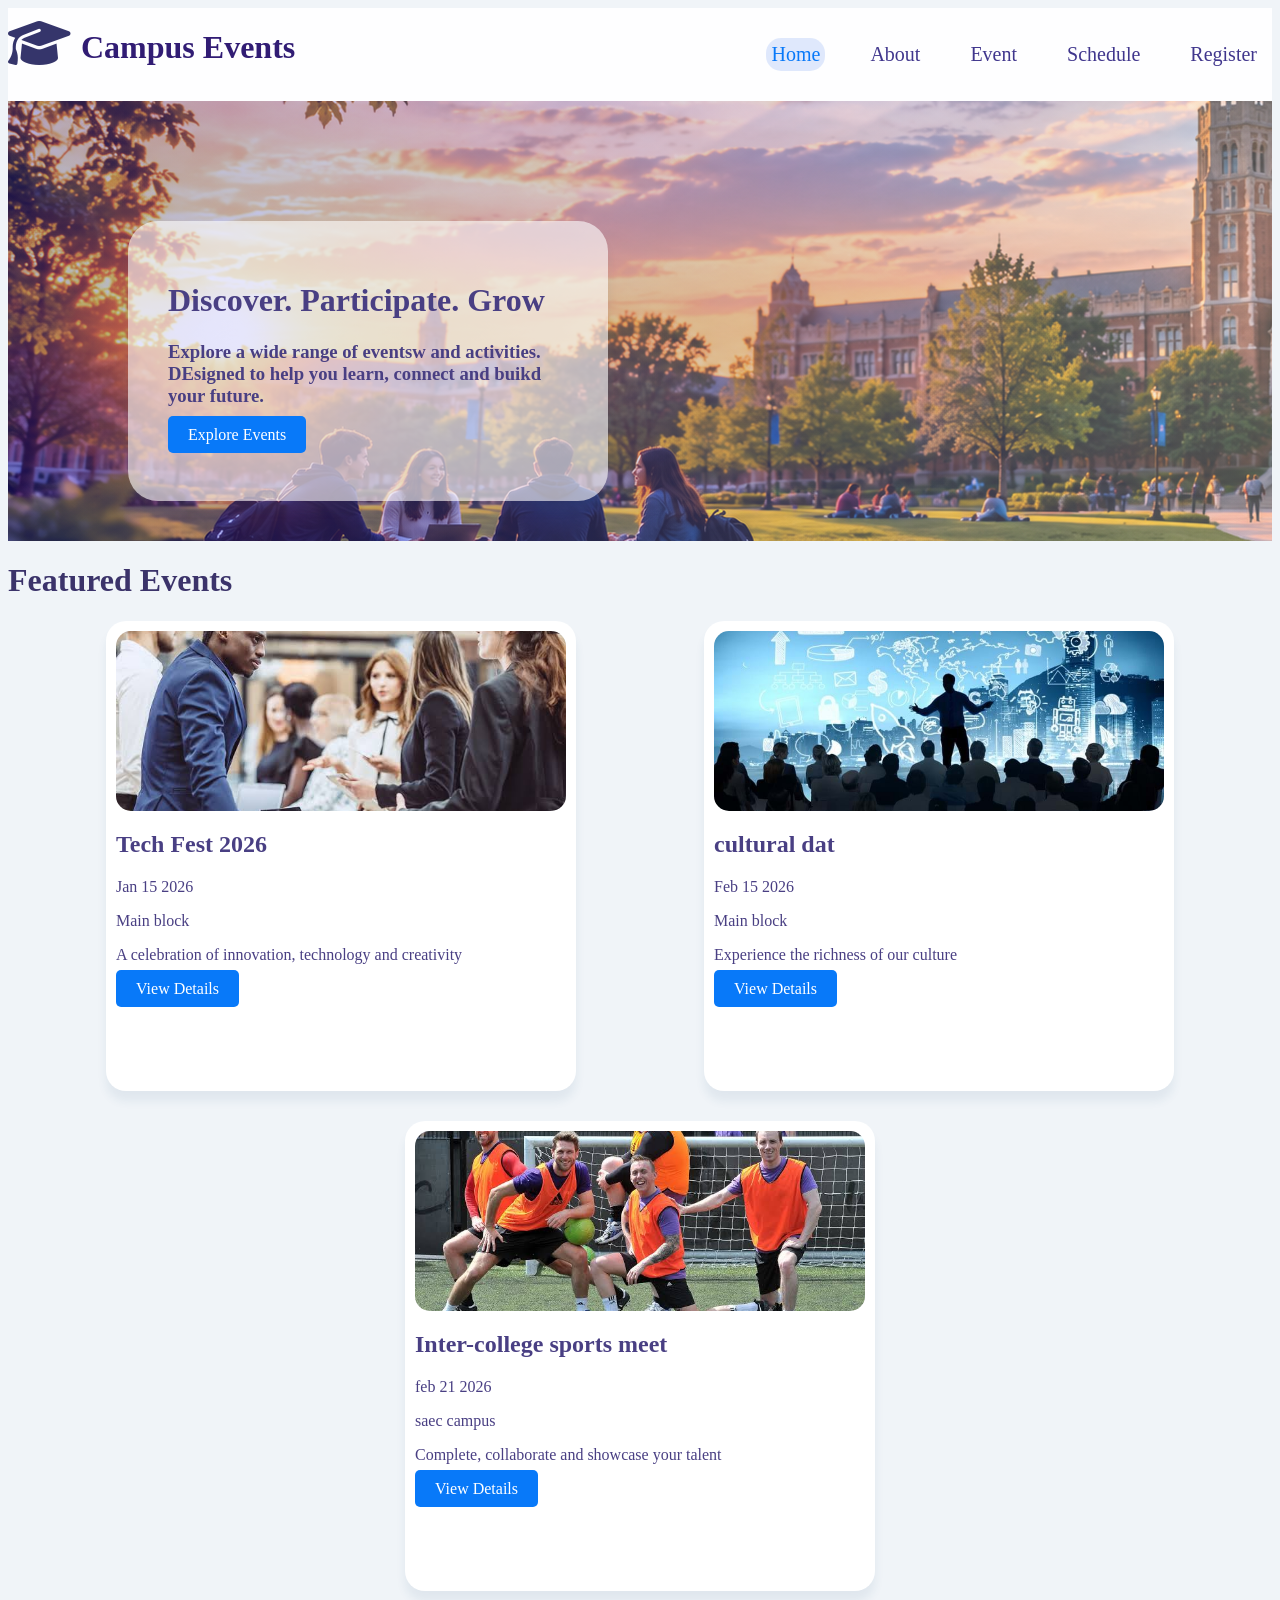
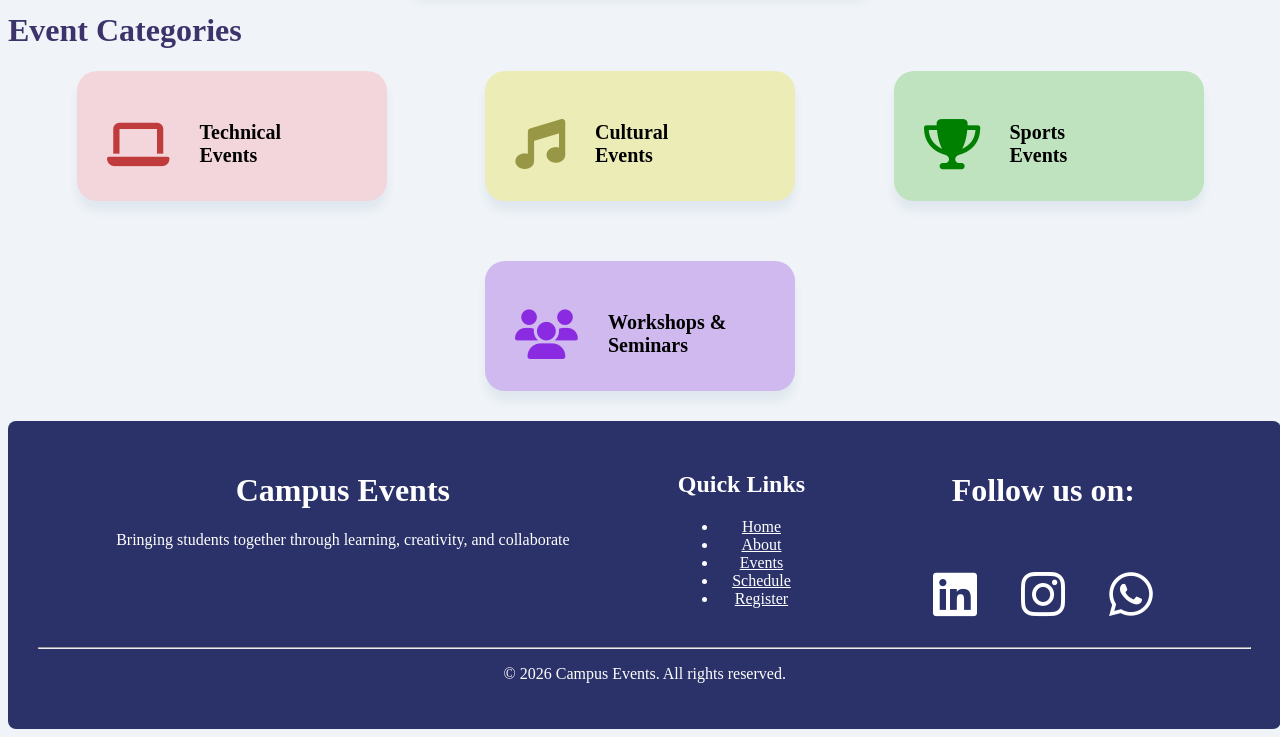
<file: index.html>
<!doctype html>
<html lang="en">
  <head>
    <meta name="viewport" content="width=device-width, initial-scale=0.1" />
    <meta name="description" content="college wensite" />
    <title>Home Page</title>
    <link rel="stylesheet" href="style.css" />
    <link
      rel="stylesheet"
      href="https://cdnjs.cloudflare.com/ajax/libs/font-awesome/6.7.2/css/all.min.css"
    />
    <script src="script.js" defer></script>
  </head>
  <body>
    <header class="index-header">
      <i class="fa-solid fa-graduation-cap" style="color: rgb(53, 53, 107); padding-top: 10px;"></i>
      <h1 style="margin-left: 10px">Campus Events</h1>
      <div class="pages">
        <a href="index.html" style="padding: 5px">Home</a>
        <a href="about.html" style="padding: 5px">About</a>
        <a href="event page.html" style="padding: 5px">Event</a>
        <a href="schedule page.html" style="padding: 5px">Schedule</a>
        <a href="register page.html" style="padding: 5px">Register</a>
      </div>
    </header>
    <div id="welcome">
      <div class="welcome-ele">
      <h1>Discover. Participate. Grow</h1>
      <h3>
        Explore a wide range of eventsw and activities. DEsigned to help you
        learn, connect and buikd your future.
      </h3>
      <a href="event page.html" class="but">Explore Events</a>
      </div>
    </div>

    <h1 style="color:rgb(59, 51, 106);">Featured Events</h1>

    <div id="event-box">
      <span class="event-card" data-category="technical">
        <img src="image/tech.jpeg" alt="tech event image" class="event-image" />
        <h2>Tech Fest 2026</h2>
        <p>Jan 15 2026</p>
        <p>Main block</p>
        <p>A celebration of innovation, technology and creativity</p>
        <a href="event detail.html" class="but">View Details</a>
      </span>

      <span class="event-card" data-category="cultural">
        <img src="image/seminar.jpeg" alt="tech event image" class="event-image" />
        <h2>cultural dat</h2>
        <p>Feb 15 2026</p>
        <p>Main block</p>
        <p>Experience the richness of our culture</p>
        <a href="event detail.html" class="but">View Details</a>
      </span>

      <span class="event-card" data-category="sports">
        <img src="image/sports.jpeg" alt="tech event image" class="event-image" />
        <h2>Inter-college sports meet</h2>
        <p>feb 21 2026</p>
        <p>saec campus</p>
        <p>Complete, collaborate and showcase your talent</p>
        <a href="event detail.html" class="but">View Details</a>
      </span>
    </div>

    <h1 style="color:rgb(59, 51, 106);">Event Categories</h1>
    <div id="end">
      <div class="event-cat"  data-category="technical" style="background-color: rgb(243, 214, 219)">
        <i class="fa-solid fa-laptop" style="color: rgb(192, 59, 59);"></i>
        <h3 style="font-size: 20px;">Technical<br>Events</h3>
      </div>
      <div class="event-cat" data-category="cultural" style="background-color: rgb(236, 236, 183);">
        <i class="fa-solid fa-music" style="color: rgb(151, 151, 70);"></i>
        <h3 style="font-size: 20px;">Cultural <br>Events</h3>
      </div>
      <div class="event-cat"  data-category="sports" style="background-color:  rgb(190, 227, 190)">
        <i class="fa-solid fa-trophy" style="color: green;"></i>
        <h3 style="font-size: 20px;">Sports <br>Events</h3>
      </div>
      <div class="event-cat" data-category="workshops" style="background-color:rgb(207, 185, 238)">
        <i class="fa-solid fa-users" style="color: blueviolet;"></i>
        <h3 style="font-size: 20px;">Workshops & <br>Seminars</h3>
      </div>
    
    </div>

    <footer class="footer-element">
      <div class="footer-content">
      
      <div>
        <h1>Campus Events</h1>
        <p>Bringing students together through learning, creativity, and collaborate</p>
      </div>

      <div >
        <h2>Quick Links</h2>
        <ul>
          <li><a href="index.html">Home</a></li>
          <li><a href="about.html">About</a></li>
          <li><a href="event page.html">Events</a></li>
          <li><a href="schedule page.html">Schedule</a></li>
          <li><a href="register page.html">Register</a></li>
        </ul>
      </div>

      <div>
        <h1>Follow us on:</h1><br>
        <i class="fa-brands fa-linkedin"></i>
        <i class="fa-brands fa-instagram"></i>
        <i class="fa-brands fa-whatsapp"></i>
      </div>
      </div>
      <hr>
      <p>&copy; 2026 Campus Events. All rights reserved.</p>
    </footer>
  </body>
</html>
</file>
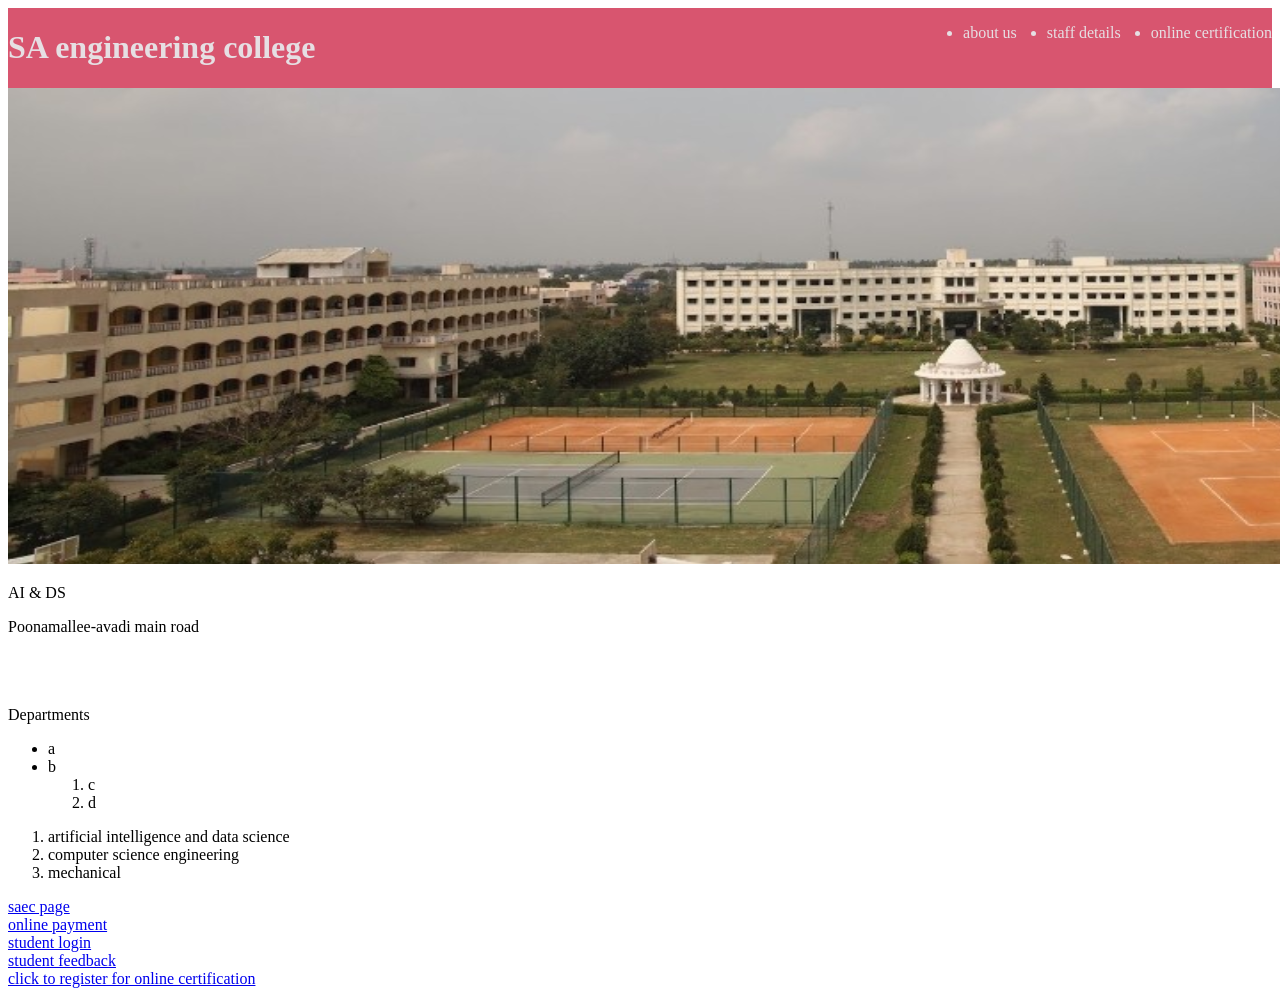
<file: basic/index.html>
<!DOCTYPE html>
<html lang="en">
<head>
    <meta name="viewport" content="width=device-width, initial-scale=0.1">
    <meta name="description" content="college wensite">
    <title>college</title>
    <link rel="stylesheet" href="style.css">
</head>
<body>
    <header class="site-header">
    <h1>SA engineering college</h1>
    <ul class="site">
        <li>about us</li>
        <li>staff details</li>
        <li>online certification</li>
    </ul>
    </header>
    
    <img src="college.png" alt="image">
    
    <main><p>AI & DS</p></main>
    <footer>Poonamallee-avadi main road</footer><br><br><br>
    <p>Departments</p>
    <ul>
        <li>a</li>
        <li>b
        <ol>
            <li>c</li>
            <li>d</li>
        </ol>
        </li>
    </ul>




    <ol>
        <li>artificial intelligence and data science</li>
        <li>computer science engineering</li>
        <li>mechanical</li>
    </ol>
    <a href="https://www.saec.ac.in/">saec page</a><br>
    <a href="https://www.saec.ac.in/onlinefeepayment.php">online payment</a><br>
    <a href="https://coe.saec.ac.in/exam/studentlogin/login.php?done=/exam/studentlogin/" target="_blank" rel="noopener">student login</a><br>
    <a href="about.html">student feedback</a><br>
    <a href="form.html">click to register for online certification</a>

    
    
</body>
</html>
</file>
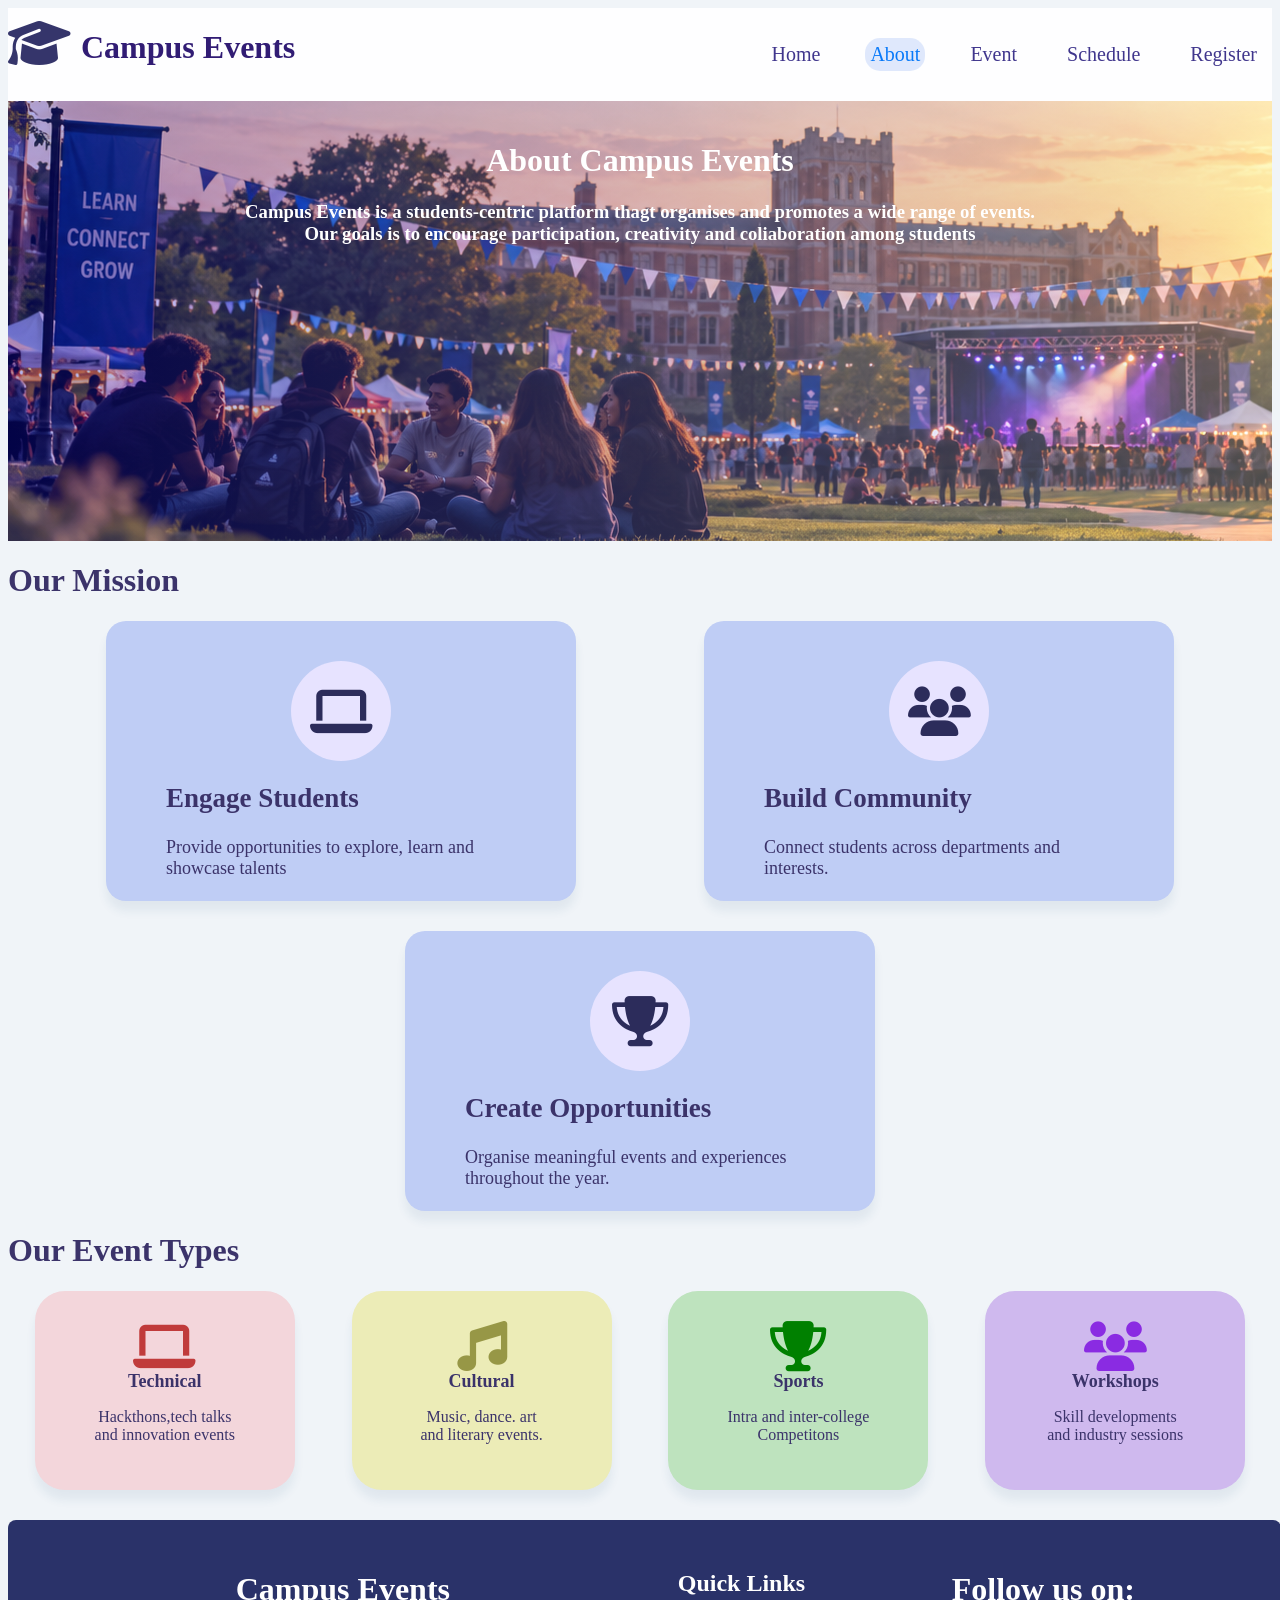
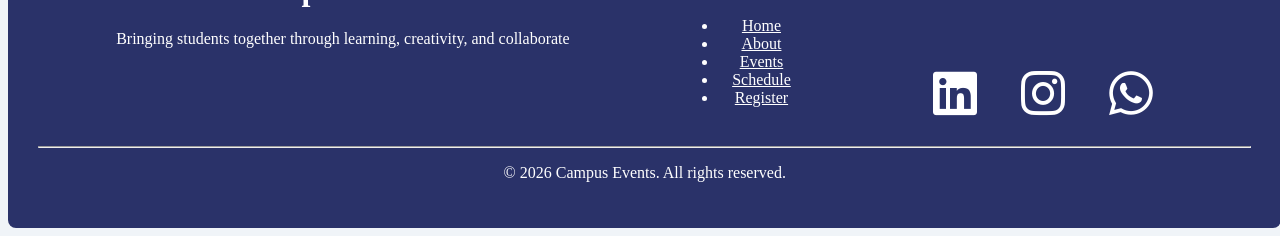
<file: about.html>
<!doctype html>
<html lang="en">
  <head>
    <meta name="viewport" content="width=device-width, initial-scale=0.1" />
    <meta name="description" content="college wensite" />
    <title>Home Page</title>
    <link rel="stylesheet" href="style.css" />
    <link rel="stylesheet" href="https://cdnjs.cloudflare.com/ajax/libs/font-awesome/6.7.2/css/all.min.css">
    <script src="script.js"></script>
  </head>

  <body>
    <header class="index-header">
      <i class="fa-solid fa-graduation-cap" style="color: rgb(53, 53, 107); padding-top: 10px;"></i>
      <h1 style="margin-left: 10px">Campus Events</h1>
      <div class="pages">
        <a href="index.html" style="padding: 5px">Home</a>
        <a href="about.html" style="padding: 5px">About</a>
        <a href="event page.html" style="padding: 5px">Event</a>
        <a href="schedule page.html" style="padding: 5px">Schedule</a>
        <a href="register page.html" style="padding: 5px">Register</a>
      </div>
    </header>

    <div class="about">
      <h1>About Campus Events</h1>
      <h3>Campus Events is a students-centric platform thagt organises and promotes a wide range of events.<br> Our goals is to encourage participation, creativity and coliaboration among students</h3>
    </div>

    <h1 style="color:rgb(59, 51, 106);">Our Mission</h1>

    
<div id="event-box">

    <span class="about-card">
        <div class="icon-circle">
            <i class="fa-solid fa-laptop"></i>
        </div>
        <h2>Engage Students</h2>
        <p>Provide opportunities to explore, learn and showcase talents</p>
      </span>

    <span class="about-card">
        <div class="icon-circle">
            <i class="fa-solid fa-users"></i>
        </div>
        <h2>Build Community</h2>
        <p>Connect students across departments and interests.</p>
      </span>

    <span class="about-card">
        <div class="icon-circle">
            <i class="fa-solid fa-trophy"></i>
        </div>
        <h2>Create Opportunities</h2>
        <p>Organise meaningful events and experiences throughout the year.</p>
      </span>

</div>

    <h1 style="color:rgb(59, 51, 106);">Our Event Types</h1>
    <div id="end-about">

      <div class="type-ele" style="background-color: rgb(243, 214, 219);">
        <i class="fa-solid fa-laptop" style="color: rgb(192, 59, 59);"></i><br>
        <b style="font-size: large;">Technical</b><br> 
        <p>Hackthons,tech talks<br>and innovation events</p>
      </div>
      <div class="type-ele" style="background-color: rgb(236, 236, 183);">
        <i class="fa-solid fa-music" style="color: rgb(151, 151, 70);"></i><br>
        <b style="font-size: large;">Cultural</b><br>
        <p>Music, dance. art<br>and literary events.</p>
      </div>
      <div class="type-ele" style="background-color: rgb(190, 227, 190);">
        <i class="fa-solid fa-trophy" style="color: green;"></i><br>
        <b style="font-size: large;">Sports</b><br>
        <p>Intra and inter-college<br>Competitons</p>
      </div>
      <div class="type-ele" style="background-color: rgb(207, 185, 238);">
        <i class="fa-solid fa-users" style="color: blueviolet;"></i><br>
        <b style="font-size: large;">Workshops</b><br>
        <p>Skill developments<br>and industry sessions</p>
      </div>
    </div>


  <footer class="footer-element">
      <div class="footer-content">
      
      <div>
        <h1>Campus Events</h1>
        <p>Bringing students together through learning, creativity, and collaborate</p>
      </div>

      <div >
        <h2>Quick Links</h2>
        <ul>
          <li><a href="index.html">Home</a></li>
          <li><a href="about.html">About</a></li>
          <li><a href="event page.html">Events</a></li>
          <li><a href="schedule page.html">Schedule</a></li>
          <li><a href="register page.html">Register</a></li>
        </ul>
      </div>

      <div>
        <h1>Follow us on:</h1><br>
        <i class="fa-brands fa-linkedin"></i>
        <i class="fa-brands fa-instagram"></i>
        <i class="fa-brands fa-whatsapp"></i>
      </div>
      </div>
      <hr>
      <p >&copy; 2026 Campus Events. All rights reserved.</p>
    </footer>


  </body>
</html>
</file>
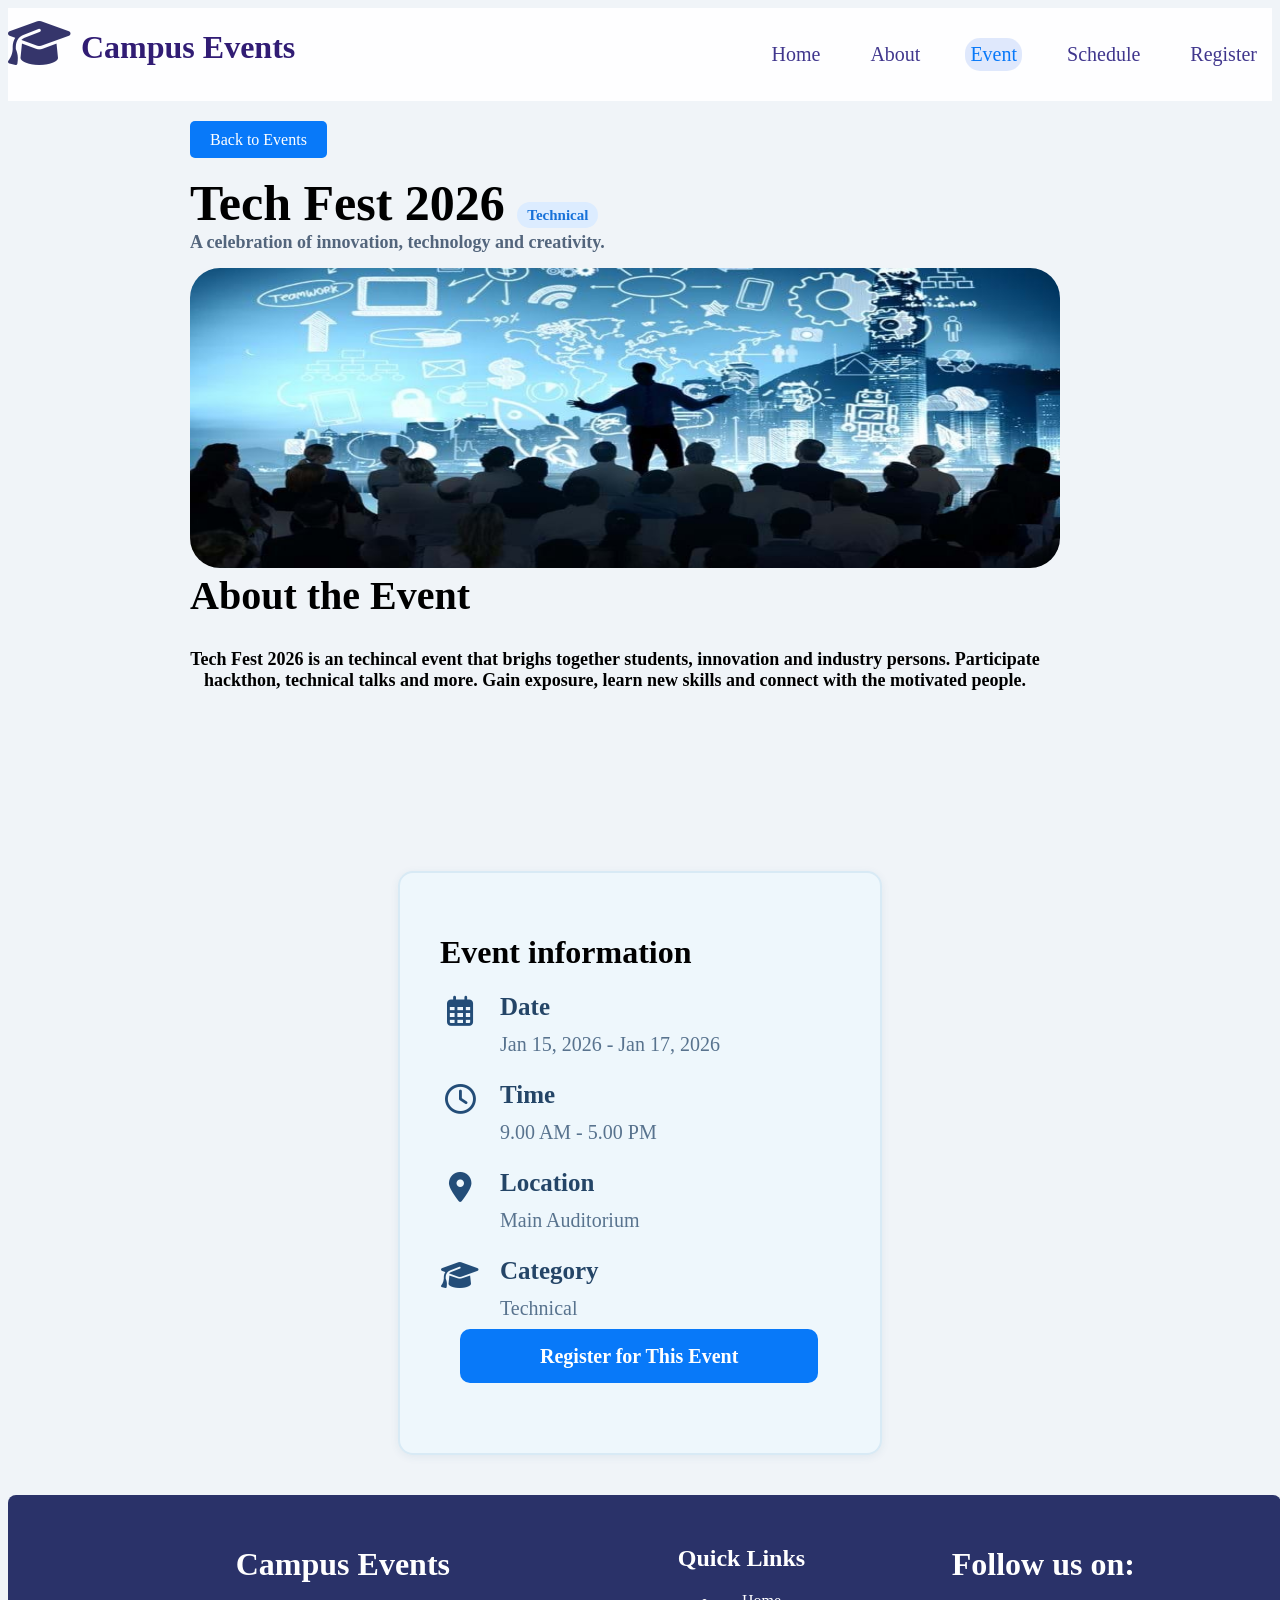
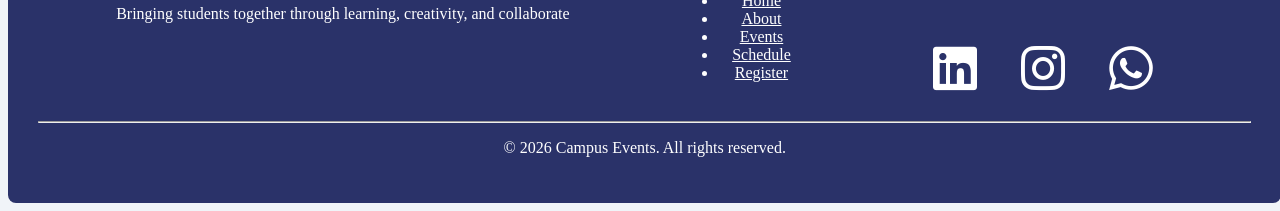
<file: event detail.html>
<!doctype html>
<html lang="en">
  <head>
    <meta name="viewport" content="width=device-width, initial-scale=0.1" />
    <meta name="description" content="college wensite" />
    <title>Event details</title>
    <link rel="stylesheet" href="style.css" />
    <link
      rel="stylesheet"
      href="https://cdnjs.cloudflare.com/ajax/libs/font-awesome/6.7.2/css/all.min.css"
    />
    <script src="script.js"></script>
  </head>
  <body>
    <header class="index-header">
      <i class="fa-solid fa-graduation-cap" style="color: rgb(53, 53, 107); padding-top: 10px;"></i>
      <h1 style="margin-left: 10px">Campus Events</h1>
      <div class="pages">
        <a href="index.html" style="padding: 5px">Home</a>
        <a href="about.html" style="padding: 5px">About</a>
        <a href="event page.html" style="padding: 5px">Event</a>
        <a href="schedule page.html" style="padding: 5px">Schedule</a>
        <a href="register page.html" style="padding: 5px">Register</a>
      </div>
    </header>

    <div id="details">
      <div class="details-left">
        <a href="event page.html" class="but">Back to Events</a>
        <h1 style="font-size: 50px; margin-top: 25px; margin-bottom: 0px;">Tech Fest 2026
          <span class="detail-but">Technical</span>
        </h1>

        <h2 class="detail-text"  style="margin-top: 0px; font-size: 18px; color: #53657c;">
          A celebration of innovation, 
          technology and creativity.</h2>
        <img src="image/seminar.jpeg" alt="tchnical event image" />

        <h1 style="font-size: 40px; margin: 0%;">About the Event<h1>
        <h5 class="detail-about">Tech Fest 2026 is an techincal
          event that brighs together students, innovation and industry
          persons. Participate hackthon, technical talks and more. Gain exposure,
          learn new skills and connect with the motivated people.
        </h5>
      </div>
      
      <div class="details-right">
        <h1>Event information</h1>
        <div class="details-item">
            <i class="fa-regular fa-calendar-days"></i>
            <div>
                <h3>Date</h3>
                <p>Jan 15, 2026 - Jan 17, 2026</p>
            </div>
        </div>

        <div class="details-item">
            <i class="fa-regular fa-clock"></i>
            <div>
                <h3>Time</h3>
                <p>9.00 AM - 5.00 PM</p>
            </div>
        </div>

        <div class="details-item">
            <i class="fa-solid fa-location-dot"></i>
            <div>
                <h3>Location</h3>
                <p>Main Auditorium</p>
            </div>
        </div>

        <div class="details-item">
            <i class="fa-solid fa-graduation-cap"></i>
            <div>
                <h3>Category</h3>
                <p>Technical</p>
            </div>
        </div>

        <a class="detail-reg" href="register page.html">Register for This Event</a>

      </div>
    </div>

    <footer class="footer-element">
      <div class="footer-content">
      
      <div>
        <h1>Campus Events</h1>
        <p>Bringing students together through learning, creativity, and collaborate</p>
      </div>

      <div >
        <h2>Quick Links</h2>
        <ul>
          <li><a href="index.html">Home</a></li>
          <li><a href="about.html">About</a></li>
          <li><a href="event page.html">Events</a></li>
          <li><a href="schedule page.html">Schedule</a></li>
          <li><a href="register page.html">Register</a></li>
        </ul>
      </div>

      <div>
        <h1>Follow us on:</h1><br>
        <i class="fa-brands fa-linkedin"></i>
        <i class="fa-brands fa-instagram"></i>
        <i class="fa-brands fa-whatsapp"></i>
      </div>
      </div>
      <hr>
      <p>&copy; 2026 Campus Events. All rights reserved.</p>
    </footer>
    
  </body>
</html>
</file>
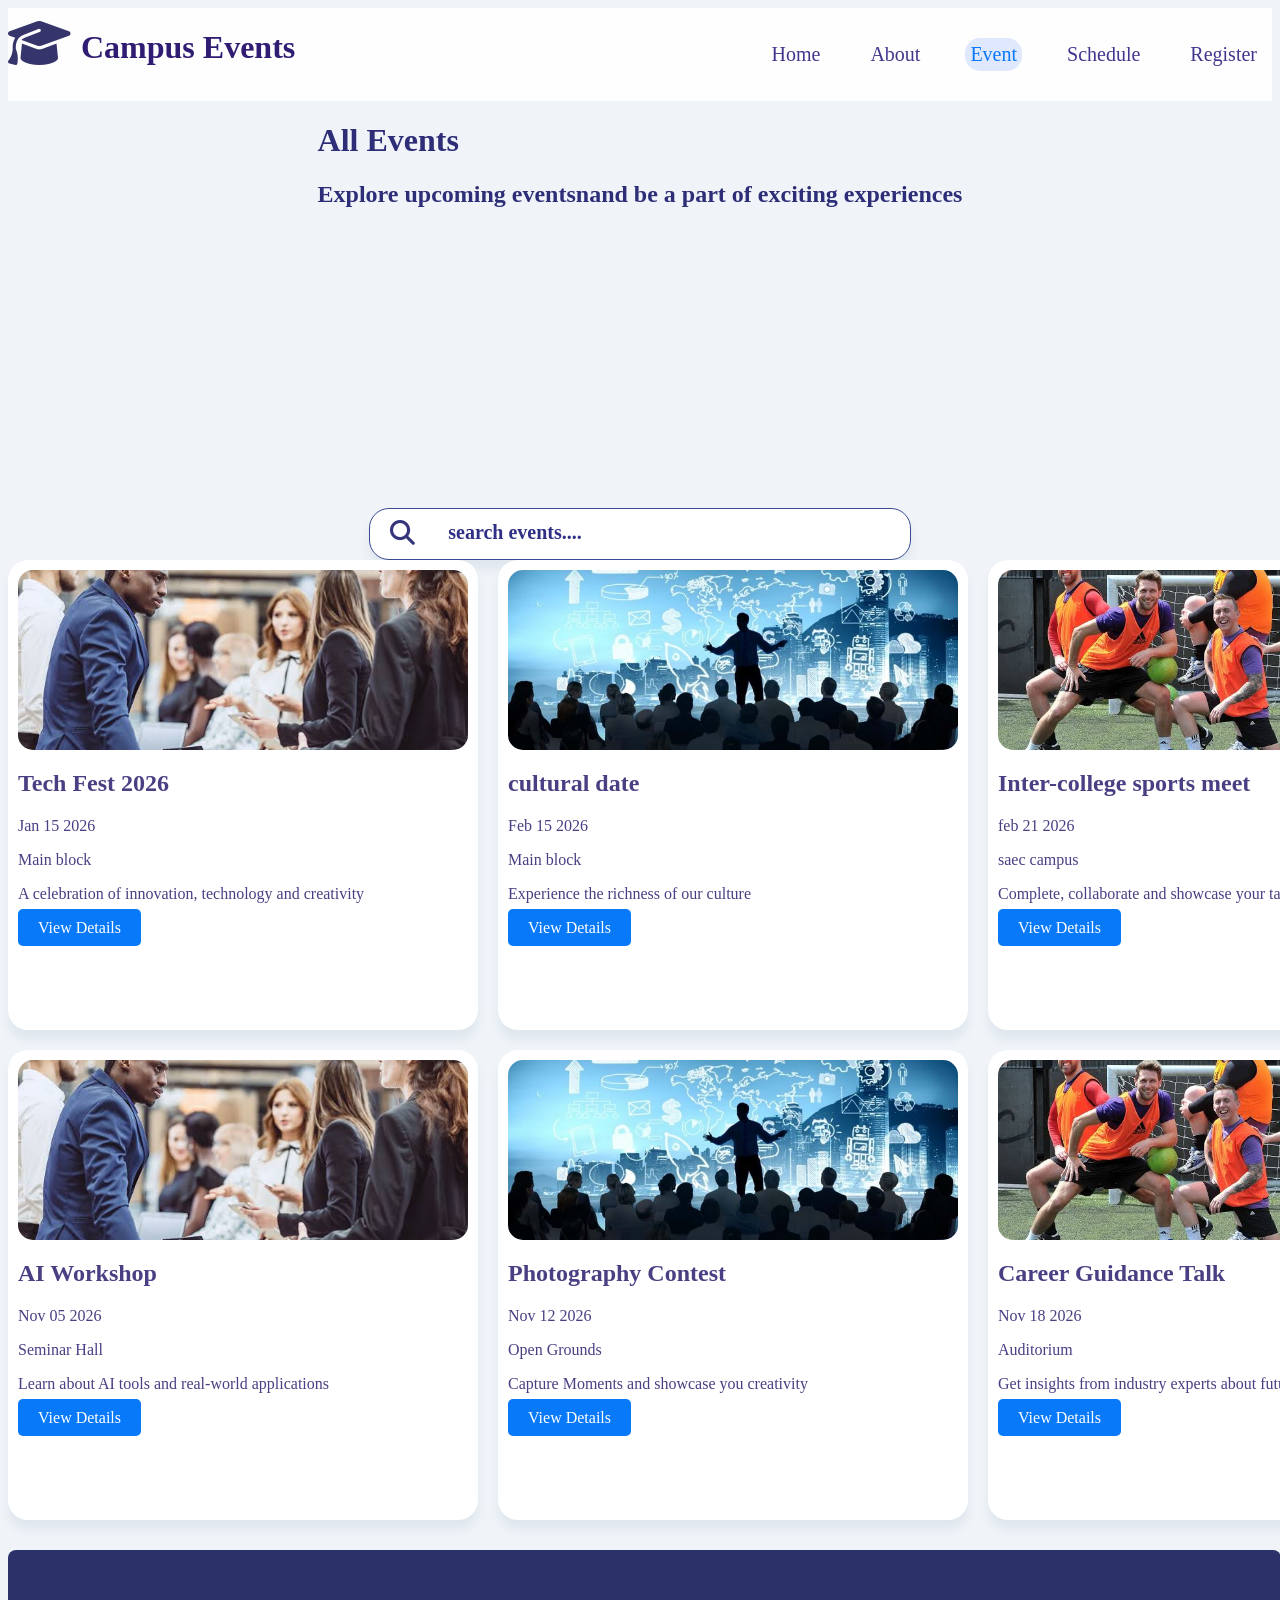
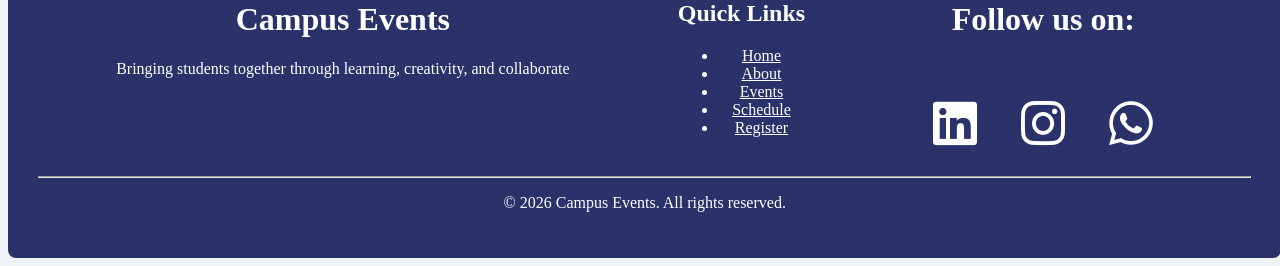
<file: event page.html>
<!doctype html>
<html lang="en">
  <head>
    <meta name="viewport" content="width=device-width, initial-scale=0.1" />
    <meta name="description" content="college wensite" />
    <title>Event</title>
    <link rel="stylesheet" href="style.css" />
    <link
      rel="stylesheet"
      href="https://cdnjs.cloudflare.com/ajax/libs/font-awesome/6.7.2/css/all.min.css"
    />
    <script src="script.js"></script>
  </head>
  <body>
    <header class="index-header">
      <i class="fa-solid fa-graduation-cap" style="color: rgb(53, 53, 107); padding-top: 10px;"></i>
      <h1 style="margin-left: 10px">Campus Events</h1>
      <div class="pages">
        <a href="index.html" style="padding: 5px">Home</a>
        <a href="about.html" style="padding: 5px">About</a>
        <a href="event page.html" style="padding: 5px">Event</a>
        <a href="schedule page.html" style="padding: 5px">Schedule</a>
        <a href="register page.html" style="padding: 5px">Register</a>
      </div>
    </header>

    <div id="event-welcome" style="gap:250px; color: rgb(45, 45, 120);">
      <div style="margin-left: 0px;">
        <h1>All Events</h1>
        <h2>Explore upcoming eventsnand be a part of exciting experiences</h2>
      </div>
      <div class="search">
        <i class="fa-solid fa-search" style="font-size: 25px; color: rgb(53, 53, 124);"></i>
        <h5 style="font-size: 20px; padding-bottom: 30px; color: rgb(47, 47, 133);">search events....</h5>
      </div>
    </div>

    <div id="event-page-box">
      <span class="event-card">
        <img src="image/tech.jpeg" alt="tech event image" class="event-image" />
        <div>
        <h2>Tech Fest 2026</h2>
        <p>Jan 15 2026</p>
        <p>Main block</p>
        <p>A celebration of innovation, technology and creativity</p>
        <a href="event detail.html" class="but">View Details</a>
      </div>
      </span>

      <span class="event-card">
        <img src="image/seminar.jpeg" alt="tech event image" class="event-image" />
        <div>
        <h2>cultural date</h2>
        <p>Feb 15 2026</p>
        <p>Main block</p>
        <p>Experience the richness of our culture</p>
        <a href="event detail.html" class="but">View Details</a>
        </div>
      </span>

      <span class="event-card">
        <img src="image/sports.jpeg" alt="tech event image" class="event-image" />
        <div>
        <h2>Inter-college sports meet</h2>
        <p>feb 21 2026</p>
        <p>saec campus</p>
        <p>Complete, collaborate and showcase your talent</p>
        <a href="event detail.html" class="but">View Details</a>
        </div>
      </span>

      <span class="event-card">
        <img src="image/tech.jpeg" alt="tech event image" class="event-image" />
        <div>
        <h2>AI Workshop</h2>
        <p>Nov 05 2026</p>
        <p>Seminar Hall</p>
        <p>Learn about AI tools and real-world applications</p>
        <a href="event detail.html" class="but">View Details</a>
        </div>
      </span>

      <span class="event-card">
        <img src="image/seminar.jpeg" alt="tech event image" class="event-image" />
        <div>
        <h2>Photography Contest</h2>
        <p>Nov 12 2026</p>
        <p>Open Grounds</p>
        <p>Capture Moments and showcase you creativity</p>
        <a href="event detail.html" class="but">View Details</a>
        </div>
      </span>

      <span class="event-card">
        <img src="image/sports.jpeg" alt="tech event image" class="event-image" />
        <div>
        <h2>Career Guidance Talk</h2>
        <p>Nov 18 2026</p>
        <p>Auditorium</p>
        <p>Get insights from industry experts about future opportunities.</p>
        <a href="event detail.html" class="but">View Details</a>
        </div>
      </span>
    </div>

    <footer class="footer-element">
      <div class="footer-content">
      
      <div>
        <h1>Campus Events</h1>
        <p>Bringing students together through learning, creativity, and collaborate</p>
      </div>

      <div >
        <h2>Quick Links</h2>
        <ul>
          <li><a href="index.html">Home</a></li>
          <li><a href="about.html">About</a></li>
          <li><a href="event page.html">Events</a></li>
          <li><a href="schedule page.html">Schedule</a></li>
          <li><a href="register page.html">Register</a></li>
        </ul>
      </div>

      <div>
        <h1>Follow us on:</h1><br>
        <i class="fa-brands fa-linkedin"></i>
        <i class="fa-brands fa-instagram"></i>
        <i class="fa-brands fa-whatsapp"></i>
      </div>
      </div>
      <hr>
      <p>&copy; 2026 Campus Events. All rights reserved.</p>
    </footer>
    
  </body>
</html>
</file>
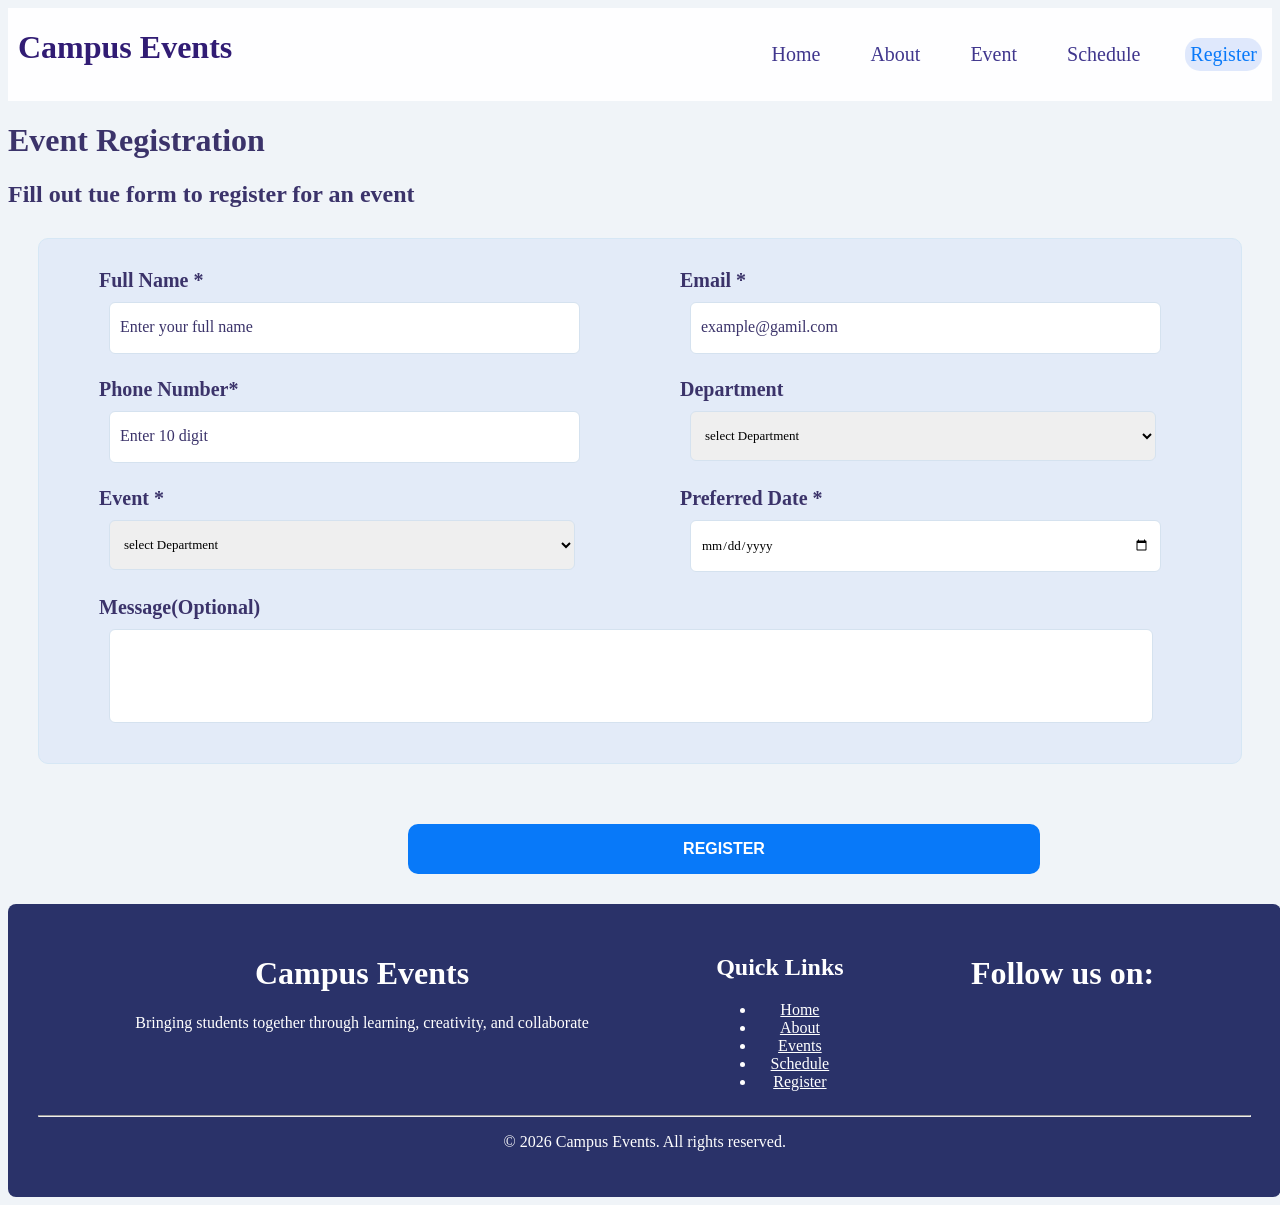
<file: register page.html>
<!doctype html>
<html lang="en">
  <head>
    <meta name="viewport" content="width=device-width, initial-scale=0.1" />
    <meta name="description" content="college wensite" />
    <title>register</title>
    <link rel="stylesheet" href="style.css" />
    <script src="script.js"></script>
  </head>
  <body>
    <header class="index-header">
      <i
        class="fa-solid fa-graduation-cap"
        style="color: rgb(53, 53, 107); padding-top: 10px"
      ></i>
      <h1 style="margin-left: 10px">Campus Events</h1>
      <div class="pages">
        <a href="index.html" style="padding: 5px">Home</a>
        <a href="about.html" style="padding: 5px">About</a>
        <a href="event page.html" style="padding: 5px">Event</a>
        <a href="schedule page.html" style="padding: 5px">Schedule</a>
        <a href="register page.html" style="padding: 5px">Register</a>
      </div>
    </header>

    <div class="register-out">
      <h1 style="color:rgb(59, 51, 106);">Event Registration</h1>
      <h2 style="color:rgb(59, 51, 106);">Fill out tue form to register for an event</h2>

      <form class="form-group">
        <div class="form">
          <label for="name">Full Name *</label><br>
          <input
            id="name"
            type="text"
            placeholder="Enter your full name"
            required
          />
        </div>

        <div class="form">
          <label for="Email">Email *</label><br>
          <input id="Email" type="email" placeholder="example@gamil.com" />
        </div>

        <div class="form">
          <label for="phone">Phone Number*</label><br>
          <input id="phone" type="tel" pattern="[0-9]{10}" placeholder="Enter 10 digit"/>
        </div>

        <div class="form">
          <label for="dept">Department</label><br>
          <select id="course" required>
            <option>select Department</option>
            <option>CSE</option>
            <option>AI & DS</option>
            <option>mechanical</option>
          </select>
        </div>

        <div class="form">
          <label>Event *</label><br>
          <select id="course" required>
            <option>select Department</option>
            <option>Tech Fest 2026</option>
            <option>Cultural Day</option>
            <option>Inter-college sports meet</option>
            <option>AI Workshop</option>
            <option>Photography Contest</option>
            <option>Career Guidance Talk</option>
          </select>
        </div>

        <div class="form">
          <label for="date">Preferred Date *</label><br>
          <input id="date" type="date" />
        </div>

        <div class="form1">
          <label for="msg">Message(Optional)</label><br>
          <input id="msg" type="text" />
        </div>
      </form>
      </div>
    <button type="submit" class="register-btn">REGISTER</button>

    <footer class="footer-element">
      <div class="footer-content">
        <div>
          <h1>Campus Events</h1>
          <p>
            Bringing students together through learning, creativity, and
            collaborate
          </p>
        </div>

        <div>
          <h2>Quick Links</h2>
          <ul>
            <li><a href="index.html">Home</a></li>
            <li><a href="about.html">About</a></li>
            <li><a href="event page.html">Events</a></li>
            <li><a href="schedule page.html">Schedule</a></li>
            <li><a href="register page.html">Register</a></li>
          </ul>
        </div>

        <div>
          <h1>Follow us on:</h1>
          <br />
          <i class="fa-brands fa-linkedin"></i>
          <i class="fa-brands fa-instagram"></i>
          <i class="fa-brands fa-whatsapp"></i>
        </div>
      </div>
      <hr />
      <p>&copy; 2026 Campus Events. All rights reserved.</p>
    </footer>
  </body>
</html>
</file>
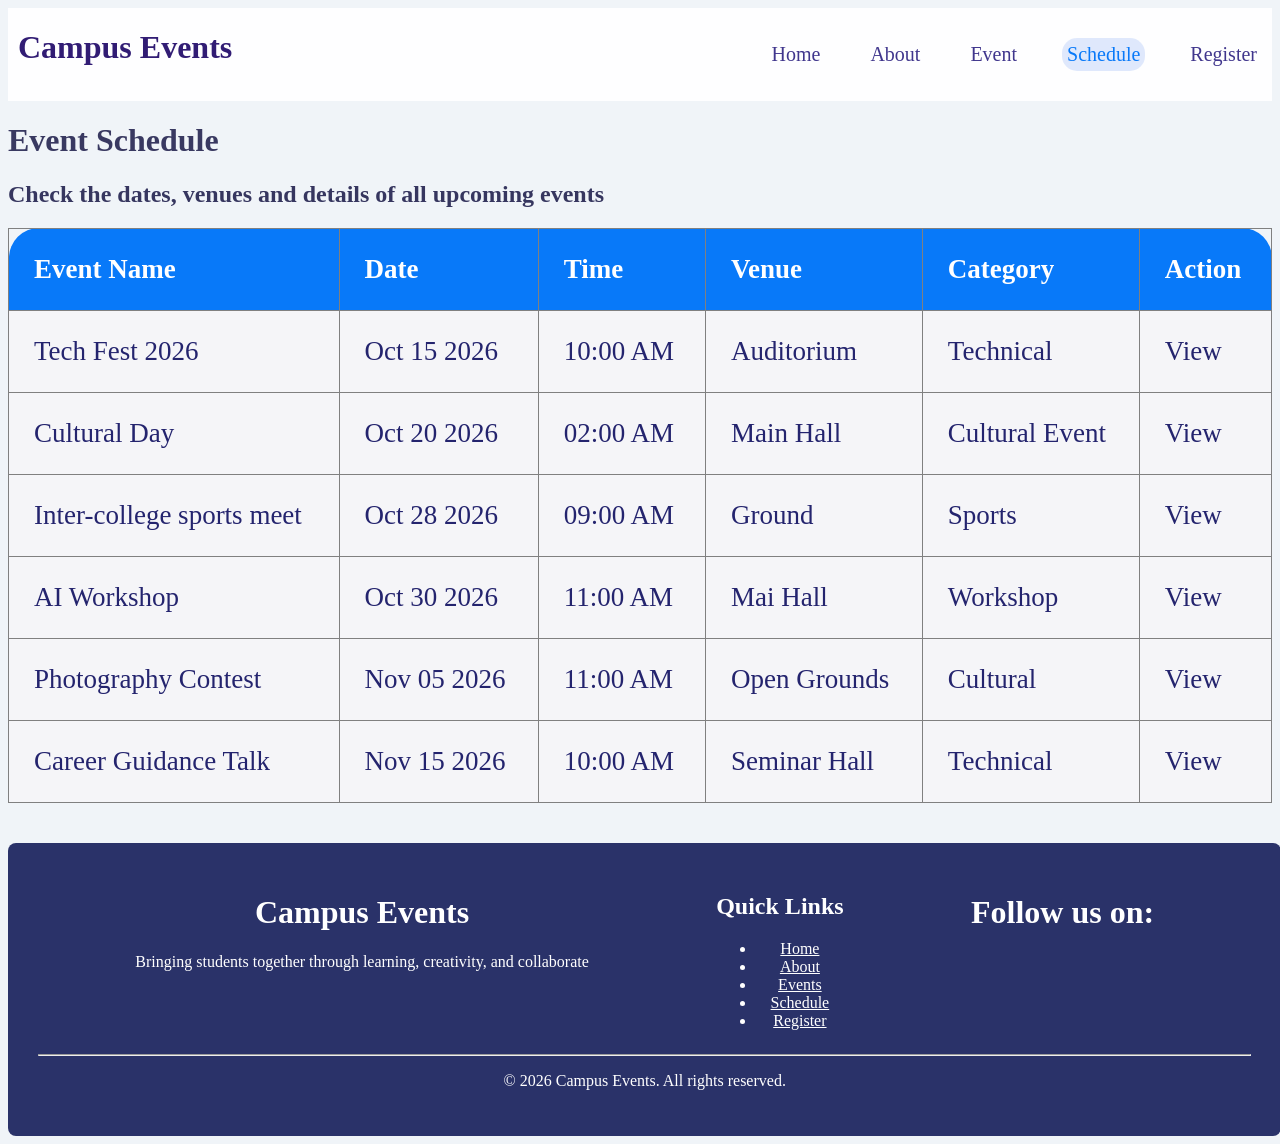
<file: schedule page.html>
<!doctype html>
<html lang="en">
  <head>
    <meta name="viewport" content="width=device-width, initial-scale=0.1" />
    <meta name="description" content="college wensite" />
    <title>schedule Page</title>
    <link rel="stylesheet" href="style.css" />
    <script src="script.js"></script>
  </head>
  <body>
     <header class="index-header">
      <i class="fa-solid fa-graduation-cap" style="color: rgb(53, 53, 107); padding-top: 10px;"></i>
      <h1 style="margin-left: 10px">Campus Events</h1>
      <div class="pages">
        <a href="index.html" style="padding: 5px">Home</a>
        <a href="about.html" style="padding: 5px">About</a>
        <a href="event page.html" style="padding: 5px">Event</a>
        <a href="schedule page.html" style="padding: 5px">Schedule</a>
        <a href="register page.html" style="padding: 5px">Register</a>
      </div>
    </header>
    <h1 style="color: rgb(57, 57, 97); font-size: 50;">Event Schedule</h1>
    <h2 style="color: rgb(54, 54, 95); font-size: 40;">Check the dates, venues and details of all upcoming events</h2>

    <table  class="table-element" border="1">
      <tr>
        <th>Event Name</th>
        <th>Date</th>
        <th>Time</th>
        <th>Venue</th>
        <th>Category</th>
        <th>Action</th>
      </tr>
      <tr>
        <td>Tech Fest 2026</td>
        <td>Oct 15 2026</td>
        <td>10:00 AM</td>
        <td>Auditorium</td>
        <td>Technical</td>
        <td>View</td>
      </tr>
      <tr>
        <td>Cultural Day</td>
        <td>Oct 20 2026</td>
        <td>02:00 AM</td>
        <td>Main Hall</td>
        <td>Cultural Event</td>
        <td>View</td>
      </tr>
      <tr>
        <td>Inter-college sports meet</td>
        <td>Oct 28 2026</td>
        <td>09:00 AM</td>
        <td>Ground</td>
        <td>Sports</td>
        <td>View</td>
      </tr>
      <tr>
        <td>AI Workshop</td>
        <td>Oct 30 2026</td>
        <td>11:00 AM</td>
        <td>Mai Hall</td>
        <td>Workshop</td>
        <td>View</td>
      </tr>
      <tr>
        <td>Photography Contest</td>
        <td>Nov 05 2026</td>
        <td>11:00 AM</td>
        <td>Open Grounds</td>
        <td>Cultural</td>
        <td>View</td>
      </tr>
      <tr>
        <td>Career Guidance Talk</td>
        <td>Nov 15 2026</td>
        <td>10:00 AM</td>
        <td>Seminar Hall</td>
        <td>Technical</td>
        <td>View</td>
      </tr>
    </table>

    <footer class="footer-element">
      <div class="footer-content">
      
      <div>
        <h1>Campus Events</h1>
        <p>Bringing students together through learning, creativity, and collaborate</p>
      </div>

      <div >
        <h2>Quick Links</h2>
        <ul>
          <li><a href="index.html">Home</a></li>
          <li><a href="about.html">About</a></li>
          <li><a href="event page.html">Events</a></li>
          <li><a href="schedule page.html">Schedule</a></li>
          <li><a href="register page.html">Register</a></li>
        </ul>
      </div>

      <div>
        <h1>Follow us on:</h1><br>
        <i class="fa-brands fa-linkedin"></i>
        <i class="fa-brands fa-instagram"></i>
        <i class="fa-brands fa-whatsapp"></i>
      </div>
      </div>
      <hr>
      <p>&copy; 2026 Campus Events. All rights reserved.</p>
    </footer>
    
  </body>
</html>
</file>
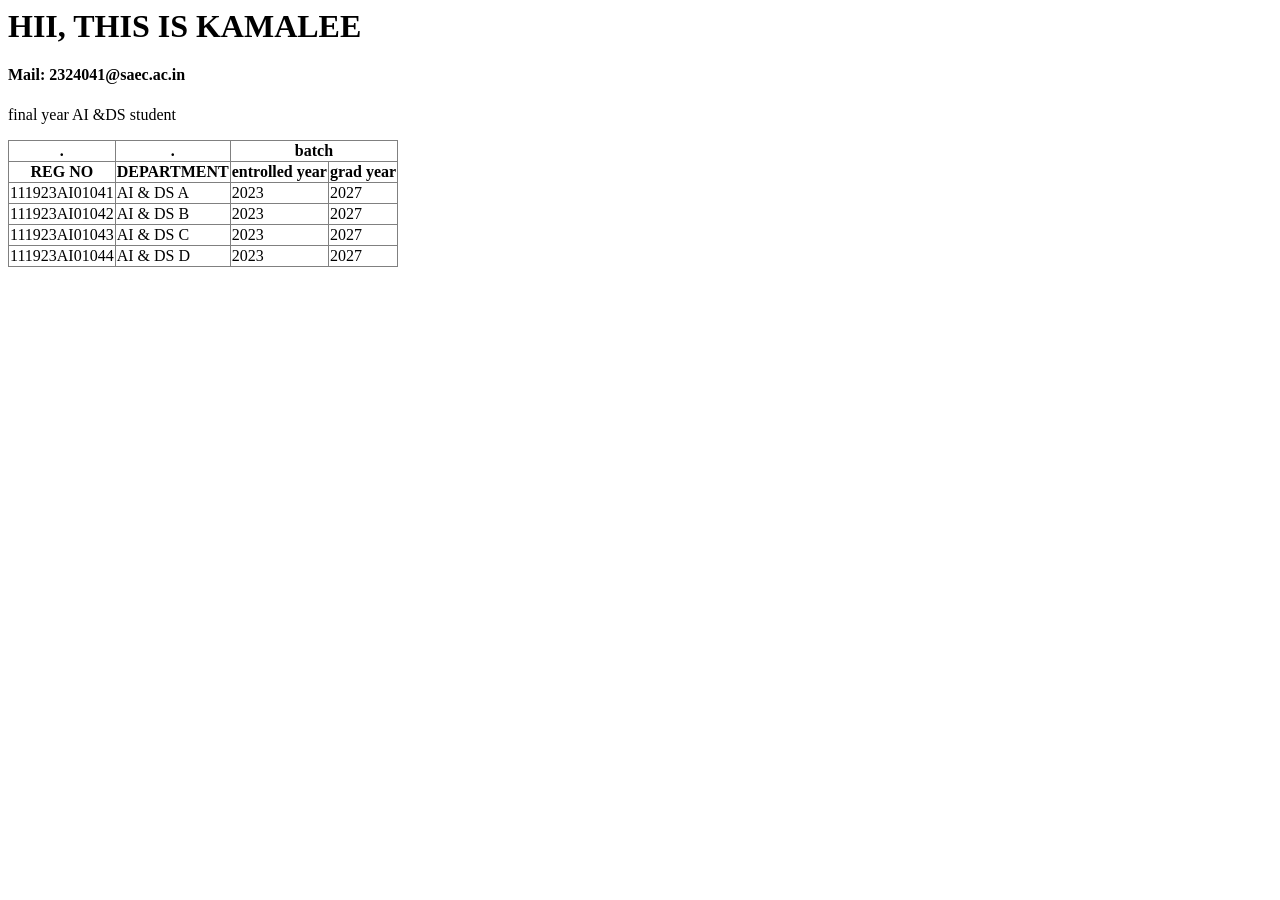
<file: basic/about.html>
<html>
    <head>
        <title>about me</title>
    </head>
    <body>
        <h1>HII, THIS IS KAMALEE</h1>
        <h4>Mail: 2324041@saec.ac.in</h4>
        <p>final year AI &DS student </p>
        <table border="1" style="border-collapse: collapse;">
            <tr>
                <th>.</th>
                <th>.</th>
                <th colspan="2">batch</th>
            </tr>
    
            <tr>
                <th>REG NO</th>
                <th>DEPARTMENT</th>
                <th>entrolled year</th>
                <th>grad year</th>
            </tr>
            <tr>
                <td>111923AI01041</td>
                <td>AI & DS A</td>
                <td>2023</td>
                <td>2027</td>
            </tr>
            <tr>
                <td>111923AI01042</td>
                <td>AI & DS B</td>
                <td>2023</td>
                <td>2027</td>
            </tr>
            <tr>
                <td>111923AI01043</td>
                <td>AI & DS C</td>
                <td>2023</td>
                <td>2027</td>
            </tr>
            <tr>
                <td>111923AI01044</td>
                <td>AI & DS D</td>
                <td>2023</td>
                <td>2027</td>
            </tr>
        </table>
    </body>
</html>
</file>
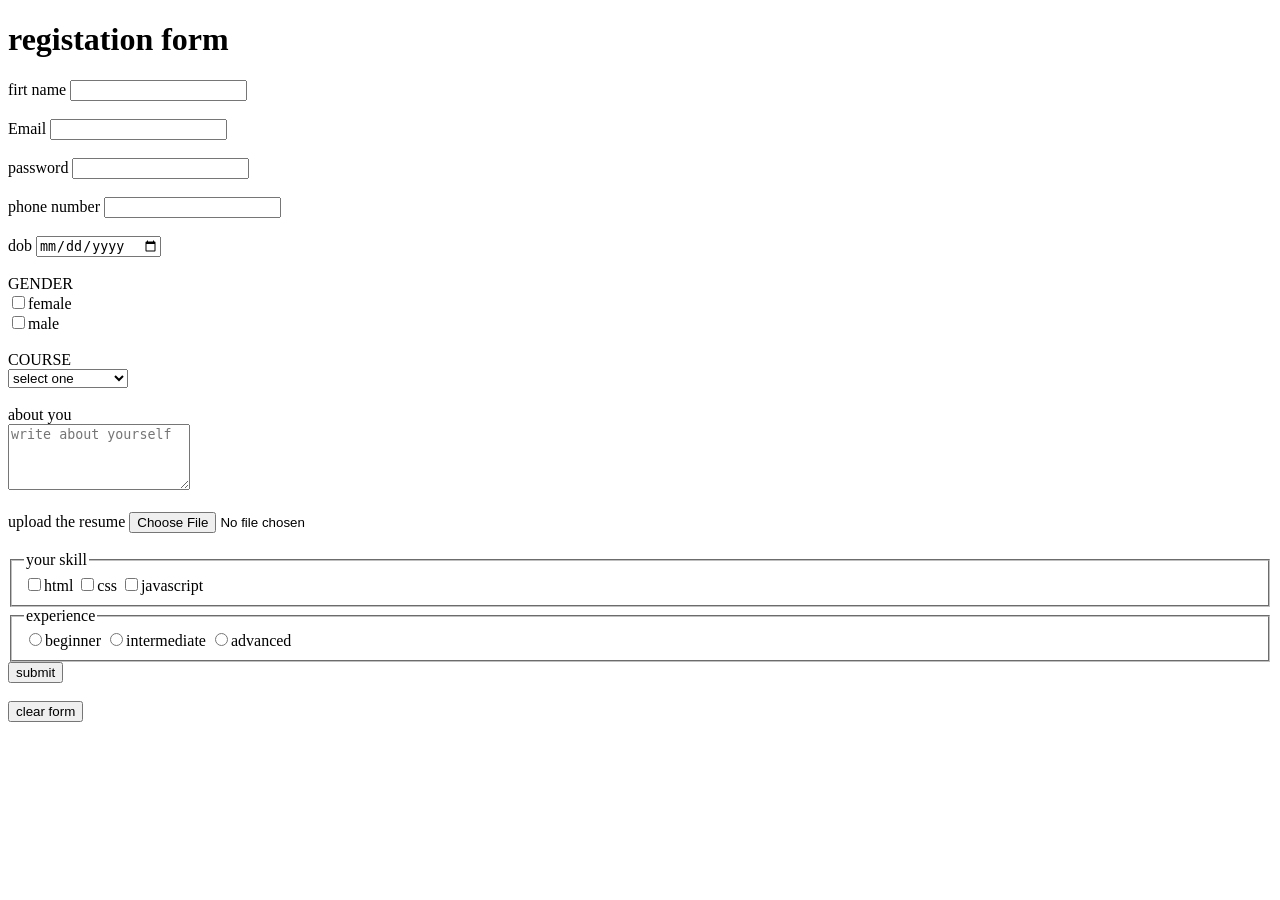
<file: basic/form.html>
<!DOCTYPE html>
<html lang="en">
<head>
    <meta name="viewport" content="width=device-width, initial-scale=0.1">
    <meta name="description" content="college wensite">
    <title>college</title>
</head>
<body>
    <h1>registation form</h1>
    <form action="/performance" method="post">

        <label for="firstname">firt name</label>
        <input type="text" id="firstname" name="firstname" minlength="2" maxlength="20" required><br><br>

        <label for="email">Email</label>
        <input type="email" name="email" required><br><br>

        <label for="password">password</label>
        <input type="password" name="password" maxlength="20" minlength="2" required><br><br>

        <label for="phone number">phone number</label>
        <input type="tel" name="phone number" pattern="[0-9]{10}" ><br><br>

        <label for="dob">dob</label>
        <input type="date" name="dob"><br><br>

        <label for="gender">GENDER</label><br>
        <input type="checkbox" id="female" name="female" value="female"><label>female</label><br>
        <input type="checkbox" id="male" name="male" value="male"><label>male</label><br><br>
        
        <label for="course">COURSE</label><br>
        <select id="course" required>
            <option value="">select one</option>
            <option value="ar&vr">AR & VR</option>
            <option value="prompt engineering">prompt engineer</option>
            <option value="html">html &amp; css</option>
        </select><br><br>

        <label for="bio" >about you</label><br>
        <textarea id="bio" name="bio" rows="4" max length="300" placeholder="write about yourself"></textarea><br><br>

        <label for="resume">upload the resume</label>
        <input type="file" id="resume" name="resume" accept=".pdf,applcation/pdf"><br><br>

        <fieldset>
            <legend>your skill</legend>
            <label for="skill-html">
                <input type="checkbox" id="skill-html" name="skills" value="html">html
            </label>
            <label for="skill-css">
                <input type="checkbox" id="skill-css" name="skills" value="css">css
            </label>
            <label for="skill-js">
                <input type="checkbox" id="skill-js" name="skills" value="js">javascript
            </label>
        </fieldset>

        <fieldset>
            <legend>experience</legend>
            <label for="level-beginner">
                <input type="radio" id="level-beginner" name="experience" value="beginner">beginner
            </label>
            <label for="level-intermediate">
                <input type="radio" id="level-intermediate" name="experience" value="intermediate">intermediate
            </label>
            <label for="level-advanced">
                <input type="radio" id="level-advanced" name="experience" value="advanced">advanced
            </label>
        </fieldset>

        <button type="submit">submit</button><br><br>
        <button type="reset">clear form</button>
    </form>

</body>
</file>
<file: style.css>
.index-header{
  
    top: 0;
    left: 0;
    width: 100%;
    box-sizing: border-box;
  display:flex;
  flex-wrap: wrap;
  text-align: center;
  color: rgb(49, 28, 116);
  background-color: rgb(254, 254, 255);
}
.pages{
  display:flex;
  flex-wrap: wrap;
  text-align: center;
  gap:30px;
  margin-left: auto;
  padding-top: 30px;
  padding-bottom: 30px;
}

.pages a{
  text-decoration: none;
  color:#40368d;
  font-size: 20px;
  margin-right: 10px;
}

.pages a:hover{
  width:100px;
  height: 30px;
  color:#0879f9;
  background-color: rgba(194, 212, 249, 0.5);
  padding:50px;
  border-radius: 15px;
  text-align: center;
}

body{
  background-color: #f0f4f8;
}

#welcome{
  background-image: linear-gradient(
            90deg,
            rgba(9, 9, 234, 0.3),
            rgba(255, 255, 255, 0.3)
        ),url("image/clg.png");
  background-size: center;
  height:400px;
  padding:20px;
  color: rgb(57, 53, 132);
  
}

.welcome-ele{
  margin-top: 100px;
  margin-left: 100px;
  width: 400px;
  height: 200px;
  padding: 40px 40px;
  background-color: rgba(255, 255, 255, 0.6);
  color:rgb(73, 63, 131);
  border-radius: 30px;
  box-shadow: 0 10px 10px rgba(40, 90, 130, 0.08);

}

.but{
  padding: 10px 20px;
  background-color: #0879f9;
  color:white;
  border-radius: 5px;
  text-decoration: none;
}

#event-box, #end, #event-welcome,#end-about{
  display: flex;
  justify-content: space-evenly;
  flex-wrap: wrap;
  gap: 30px;
}

.event-card{
  width: 450px;
  height: 450px;
  padding: 10px 10px;
  background-color: white;
  color:rgb(73, 63, 131);
  border-radius: 20px;
  box-shadow: 0 10px 10px rgba(40, 90, 130, 0.08);
  
}

.event-image {
    width: 100%;
    height: 180px;
    object-fit: cover;
    display: block;
    border-radius: 15px;
    margin: 0px ;
}

#end h4,h5{
  width: 200px;
  height: 25px;
  color:black;
  border-radius: 5px;
  text-align: center;
  padding-top: 30px;
}

.event-cat{
  padding: 30px;
  padding-bottom: 40px;
  display: flex;
  flex-wrap: wrap;
  gap: 30px;
  border-radius: 20px;
  margin-bottom: 30px;
  width: 250px;
  height:60px;
  align-items: center;
  box-shadow: 0 10px 10px rgba(40, 90, 130, 0.08);
}
.event-cat {
    cursor: pointer;
    transition: transform 0.2s ease;
}

.event-cat:hover {
    transform: translateY(-5px);
}

.event-cat.active {
    outline: 3px solid rgb(59, 51, 106);
}

.footer-element{
  background-color: #2a3269; 
  color: #ffffff;            
  padding: 30px;             
  width: 96%;
  border-radius: 8px;  
  text-align: center;
        
}

.footer-content{
  display: flex;
  justify-content: space-evenly;
  flex-wrap: wrap;
  gap: 30px;
  
}

footer a{
  color: #ffffff;
}

footer i{
  color:#ffffff;
  padding:20px;
}


/*about*/

.icon-circle {
    width: 100px;
    height:100px;
    margin: 0 auto 20px;

    display: flex;
    justify-content: center;
    align-items: center;

    border-radius: 50%;
    background-color: #e7e3ff;
    color: #6c5ce7;
}

i{
  color:rgb(44, 44, 91);
  font-size: 50px;
  
 }

.about{
  background-image: linear-gradient(
            90deg,
            rgba(9, 9, 234, 0.3),
            rgba(255, 255, 255, 0.3)
        ), url("image/abt.png");
  background-repeat: no-repeat;
  background-size: center;
  height:400px;
  padding:20px;
  color: white;
  text-align: center;
  
}

.about-card{
  width: 350px;
  height: 200px;
  padding: 40px 60px;
  background-color: rgb(191, 205, 245);
  color:rgb(59, 51, 106);
  font-size: large;
  box-shadow: 0 10px 10px rgba(40, 90, 130, 0.08);
  border-radius: 20px;
  text-align: left;
}

/*event page*/

#event-page-box{
  display:grid;
  grid-template-columns: repeat(3, 1fr);
  gap: 20px;
  margin-bottom: 30px;
  
}

.type-ele{
  width: 200px;
  padding: 30px;
  text-align: center;
  border-radius: 30px;
  box-shadow: 0 10px 10px rgba(40, 90, 130, 0.08);
  margin-bottom: 30px;
}

.type-ele b, .type-ele p{
  color:rgb(59, 51, 106);
}

.search{
  padding:20px; 
  background-color: white; 
  display: flex;
  width:500px;
  height:10px;
  margin-top: 30px;
  align-items: center;
  border-radius: 20px;
  box-shadow: 0 10px 10px rgba(40, 90, 130, 0.08);
  border: 1px solid #384b94;
}

/* schedule */

table{
  width:100%;
  margin-bottom: 40px;
  border-collapse: collapse;
}

th {
    padding: 25px;
    background-color: #0879f9;
    color: white;
    text-align: left;
    font-size:27px;
}

th:first-child {
    border-top-left-radius: 30px;
}

th:last-child {
    border-top-right-radius: 30px;
}

td{
  padding: 25px;
    background-color: rgb(245, 245, 248);
    color: rgb(36, 36, 110);
    text-align: left;
    font-size: 27px;
}


/* event detail page*/
#details{
  display: flex;
  flex-wrap: wrap;
  justify-content: space-evenly;
  gap:20px;
  margin-bottom: 40px;
}


.details-right{
    margin-top: 100px;
    width: 400px;
    padding:40px;
    background-color: #eef7fc;
    border: 2px solid #d8eaf5;
    border-radius: 15px;
    height:500px;
    box-shadow: 0 2px 8px rgba(40, 90, 130, 0.08);
}

.details-right h2 {
    color: #183b63;
    font-size: 24px;
    margin: 0 0 22px;
}

.details-item {
    display: flex;
    align-items: flex-start;
    gap: 20px;
    margin-bottom: 22px;
}

.details-item  i {
    color: #234d78;
    font-size: 30px;
    width: 40px;
    text-align: center;
    margin-top: 3px;
}


.details-item h3 {
    color: #244567;
    font-size: 25px;
    margin: 0 0 8px;
}


.details-item p {
    color: #58738e;
    font-size: 20px;
    margin: 0;
    line-height: 1.5;
}

.details-left{
  margin-top: 10px;
  margin-left: 0px;
  width: 900px;
  padding: 20px;
  background-color:  rgba(254, 255, 255, 0);
  height:600px;
}
.details-left img{
  width:870px;
  height:300px;
  border-radius: 30px;
}

.detail-but{
  background-color: #dcecff;
  color: #1671d9;
  font-size: 15px;
  padding: 5px 10px;
  border-radius: 15px;
}

.detail-about{
  width:850px;
  font-size: large;
  padding-top: 0%;
}

.detail-reg{
  padding: 16px 80px;
  background-color: #0879f9;
  color: white;
  border-radius: 10px;
  font-size: 20px;
  font-weight: bold;
  margin: 20px;
  text-decoration: none;
}


/* form*/

.form-group{
  display: grid;
  grid-template-columns: repeat(2, minmax(0, 1fr));
  gap: 14px 20px;
  padding-left:60px;
  padding-bottom: 30px;
  padding-top: 30px;
  border: 1px solid #d6e7f5;
  border-radius: 10px;
  background-color: rgba(194, 212, 249, 0.3);
  margin: 30px;
  color:rgb(59, 51, 106);
  
}

input::placeholder{
  color:rgb(59, 51, 106);
  font-size: medium;
}
  
.register-btn {
    width: 50%;
    padding: 16px 10px;
    background-color: #0879f9;
    color: white;
    border: none;
    border-radius: 10px;
    font-size: 16px;
    font-weight: bold;
    margin: 30px;
    margin-left: 400px;
}

.register-btn:hover {
    background-color: #0564d1;
}

.form label, .form1 label{
    font-size: 20px;
    font-weight: bold;
}

.form input{
    width: 80%;
    min-width: 0;
    height:30px;
    padding: 10px;
    border: 1px solid #d5e2ef;
    border-radius: 6px;
    font-size: 13px;
    font-family: inherit;
    margin: 10px;
}
.form select,
.form textarea{
  width: 83%;
    min-width: 0;
    height:50px;
    padding: 10px;
    border: 1px solid #d5e2ef;
    border-radius: 6px;
    font-size: 13px;
    font-family: inherit;
    margin: 10px;
}
.form1 input{
  width:185%;
  height:90px;
  border: 1px solid #d5e2ef;
  border-radius: 6px;
  font-size: 13px;
  font-family: inherit;
  margin: 10px;
}
</file>
<file: basic/style.css>
.site-header{
  display:flex;
  text-align: center;
  color: rgb(230, 223, 227);
  background-color: rgb(216, 85, 111);
}
.site{
  display:flex;
  text-align: center;
  gap:30px;
  margin-left: auto;
}
</file>
